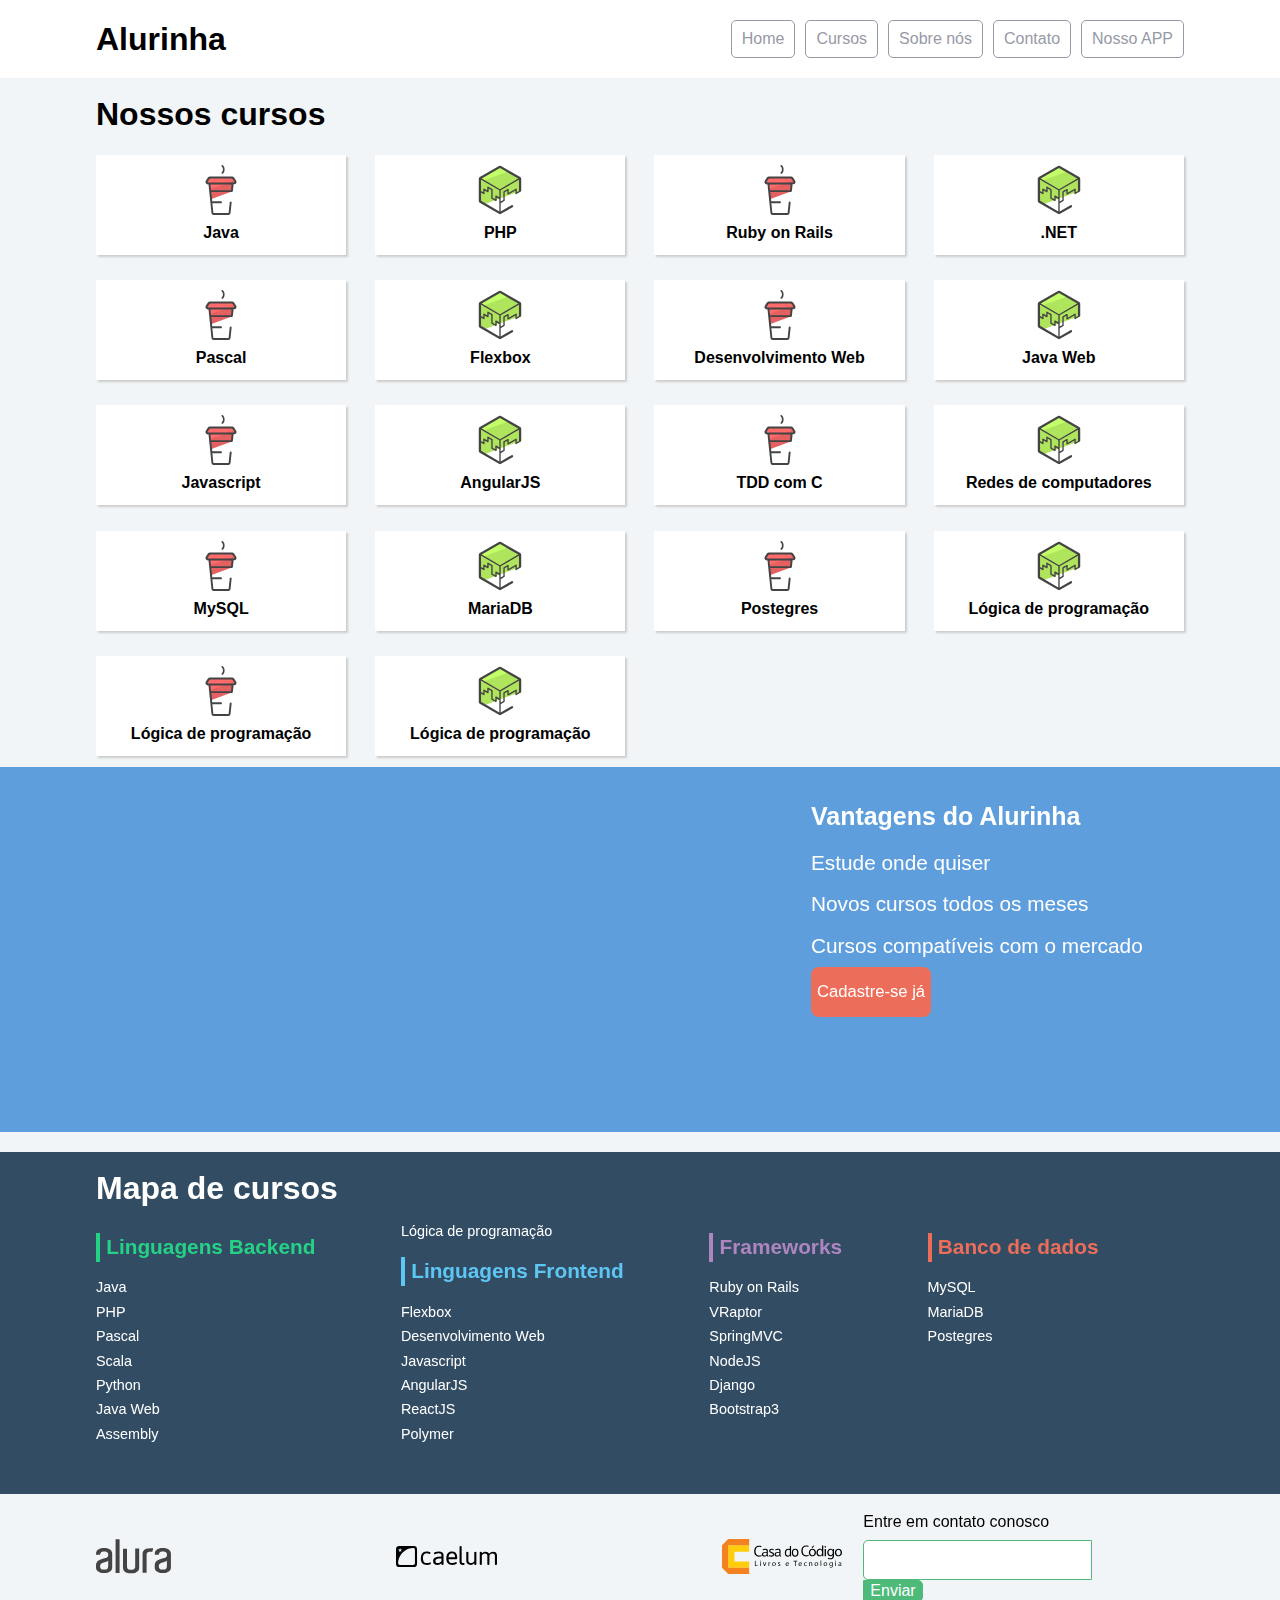
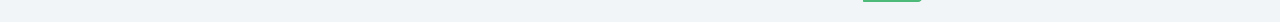
<file: flexbox/index.html>
<!doctype html>
<html>
<head>
	<meta charset="utf-8">
	<meta name="viewport" content="width=device-width, initial-scale=1">
	<title>Alurinha | Cursos online</title>
	<link rel="stylesheet" href="css/reset.css">
	<link rel="stylesheet" href="css/style.css">
	<link rel="stylesheet" href="css/flexbox.css">
</head>
<body>

	<header class="cabecalhoPrincipal">
		<div class="container">
			<h1 class="cabecalhoPrincipal-titulo">
				<a href="#">Alurinha</a>
			</h1>

			<nav class="cabecalhoPrincipal-nav">
				<a class="cabecalhoPrincipal-nav-link" href="#">Home</a>
				<a class="cabecalhoPrincipal-nav-link" href="#">Cursos</a>
				<a class="cabecalhoPrincipal-nav-link" href="#">Sobre nós</a>
				<a class="cabecalhoPrincipal-nav-link" href="#">Contato</a>
				<a class="cabecalhoPrincipal-nav-link cabecalhoPrincipal-nav-link-app" href="#">Nosso APP</a>
			</nav>
		</div>

	</header>

	<main class="conteudoPrincipal">
		<div class="container">
			<h2 class="subtitulo">Nossos cursos</h2>

			<nav>
				<ul class="conteudoPrincipal-cursos">
					<li class="conteudoPrincipal-cursos-link"><a href="#">Java</a></li>
					<li class="conteudoPrincipal-cursos-link"><a href="#">PHP</a></li>
					<li class="conteudoPrincipal-cursos-link"><a href="#">Ruby on Rails</a></li>
					<li class="conteudoPrincipal-cursos-link"><a href="#">.NET</a></li>
					<li class="conteudoPrincipal-cursos-link"><a href="#">Pascal</a></li>
					<li class="conteudoPrincipal-cursos-link"><a href="#">Flexbox</a></li>
					<li class="conteudoPrincipal-cursos-link"><a href="#">Desenvolvimento Web</a></li>
					<li class="conteudoPrincipal-cursos-link"><a href="#">Java Web</a></li>
					<li class="conteudoPrincipal-cursos-link"><a href="#">Javascript</a></li>
					<li class="conteudoPrincipal-cursos-link"><a href="#">AngularJS</a></li>
					<li class="conteudoPrincipal-cursos-link"><a href="#">TDD com C</a></li>
					<li class="conteudoPrincipal-cursos-link"><a href="#">Redes de computadores</a></li>
					<li class="conteudoPrincipal-cursos-link"><a href="#">MySQL</a></li>
					<li class="conteudoPrincipal-cursos-link"><a href="#">MariaDB</a></li>
					<li class="conteudoPrincipal-cursos-link"><a href="#">Postegres</a></li>
					<li class="conteudoPrincipal-cursos-link"><a href="#">Lógica de programação</a></li>
					<li class="conteudoPrincipal-cursos-link"><a href="#">Lógica de programação</a></li>
					<li class="conteudoPrincipal-cursos-link"><a href="#">Lógica de programação</a></li>
				</ul>
			</nav>
		</div>

		<section class="videoSobre">
			<div class="container">
				<iframe class="videoSobre-video" width="560" height="315" src="https://www.youtube.com/embed/bIlOsJzBVaY?list=PLh2Y_pKOa4UcF1BYPJR3EIMRi3nWAUxIp" frameborder="0" allowfullscreen></iframe>
				
				<div class="videoSobre-sobre">
					<h2 class="videoSobre-sobre-title">Vantagens do Alurinha</h2>
					<ul class="videoSobre-sobre-list">
						<li class="videoSobre-sobre-item">Estude onde quiser</li>
						<li class="videoSobre-sobre-item">Novos cursos todos os meses</li>
						<li class="videoSobre-sobre-item">Cursos compatíveis com o mercado</li>
					</ul>
					<button class="videoSobre-button">Cadastre-se já</button>
				</div>
			</div>
		</section>

	</main>

	<footer class="rodapePrincipal">
		<div class="container">

			<section class="rodapePrincipal-navMap">
				<h3 class="subtitulo">Mapa de cursos</h3>
				<nav class="rodapePrincipal-navMap-list">

					<h4 class="navmap-list-title navmap-list-title-backend">Linguagens Backend</h4>
					<a class="rodapePrincipal-navMap-link" href="#">Java</a>
					<a class="rodapePrincipal-navMap-link" href="#">PHP</a>
					<a class="rodapePrincipal-navMap-link" href="#">Pascal</a>
					<a class="rodapePrincipal-navMap-link" href="#">Scala</a>
					<a class="rodapePrincipal-navMap-link" href="#">Python</a>
					<a class="rodapePrincipal-navMap-link" href="#">Java Web</a>
					<a class="rodapePrincipal-navMap-link" href="#">Assembly</a>
					<a class="rodapePrincipal-navMap-link" href="#">Lógica de programação</a>

					<h4 class="navmap-list-title navmap-list-title-frontend">Linguagens Frontend</h4>
					<a class="rodapePrincipal-navMap-link" href="#">Flexbox</a>
					<a class="rodapePrincipal-navMap-link" href="#">Desenvolvimento Web</a>
					<a class="rodapePrincipal-navMap-link" href="#">Javascript</a>
					<a class="rodapePrincipal-navMap-link" href="#">AngularJS</a>
					<a class="rodapePrincipal-navMap-link" href="#">ReactJS</a>
					<a class="rodapePrincipal-navMap-link" href="#">Polymer</a>
					
					<h4 class="navmap-list-title navmap-list-title-framework">Frameworks</h4>
					<a class="rodapePrincipal-navMap-link" href="#">Ruby on Rails</a>
					<a class="rodapePrincipal-navMap-link" href="#">VRaptor</a>
					<a class="rodapePrincipal-navMap-link" href="#">SpringMVC</a>
					<a class="rodapePrincipal-navMap-link" href="#">NodeJS</a>
					<a class="rodapePrincipal-navMap-link" href="#">Django</a>
					<a class="rodapePrincipal-navMap-link" href="#">Bootstrap3</a>

					<h4 class="navmap-list-title navmap-list-title-bancoDeDados">Banco de dados</h4>
					<a class="rodapePrincipal-navMap-link" href="#">MySQL</a>
					<a class="rodapePrincipal-navMap-link" href="#">MariaDB</a>
					<a class="rodapePrincipal-navMap-link" href="#">Postegres</a>

				</nav>
			</section>

		</div>

		<section class="rodapePrincipal-patrocinadores">
			<div class="container">
				<ul class="rodapePrincipal-patrocinadores-list">
					<li>
						<a class="rodapePrincipal-patrocinadores-list-link patrocinadores-list-link-alura" href="#">
							<img src="img/logos/alura.svg" alt="Logo da Alura">
						</a>
					</li>
					<li>
						<a class="rodapePrincipal-patrocinadores-list-link patrocinadores-list-link-caelum" href="#">
							<img src="img/logos/caelum.svg" alt="Logo da Caelum">
						</a>
					</li>
					<li>
						<a class="rodapePrincipal-patrocinadores-list-link patrocinadores-list-link-casaDoCodigo" href="#">
							<img src="img/logos/cdc.svg" alt="Logo da Casa do Código">
						</a>
					</li>
				</ul>
				<form class="rodapePrincipal-contatoForm" action="#">
					<fieldset>
						<legend class="rodapePrincipal-contatoForm-legend" for="email-contato">Entre em contato conosco</legend>
						<div class="rodapePrincipal-contatoForm-fieldset"> 
							<input class="rodapePrincipal-contatoForm-emailInput" type="email" name="email-contato" id="email-contato">
							<button class="rodapePrincipal-contatoForm-submit" type="submit">Enviar</button>
						</div>
					</fieldset>
				</form>
			</div>
		</section>
	</footer>

</body>
</html>
</file>
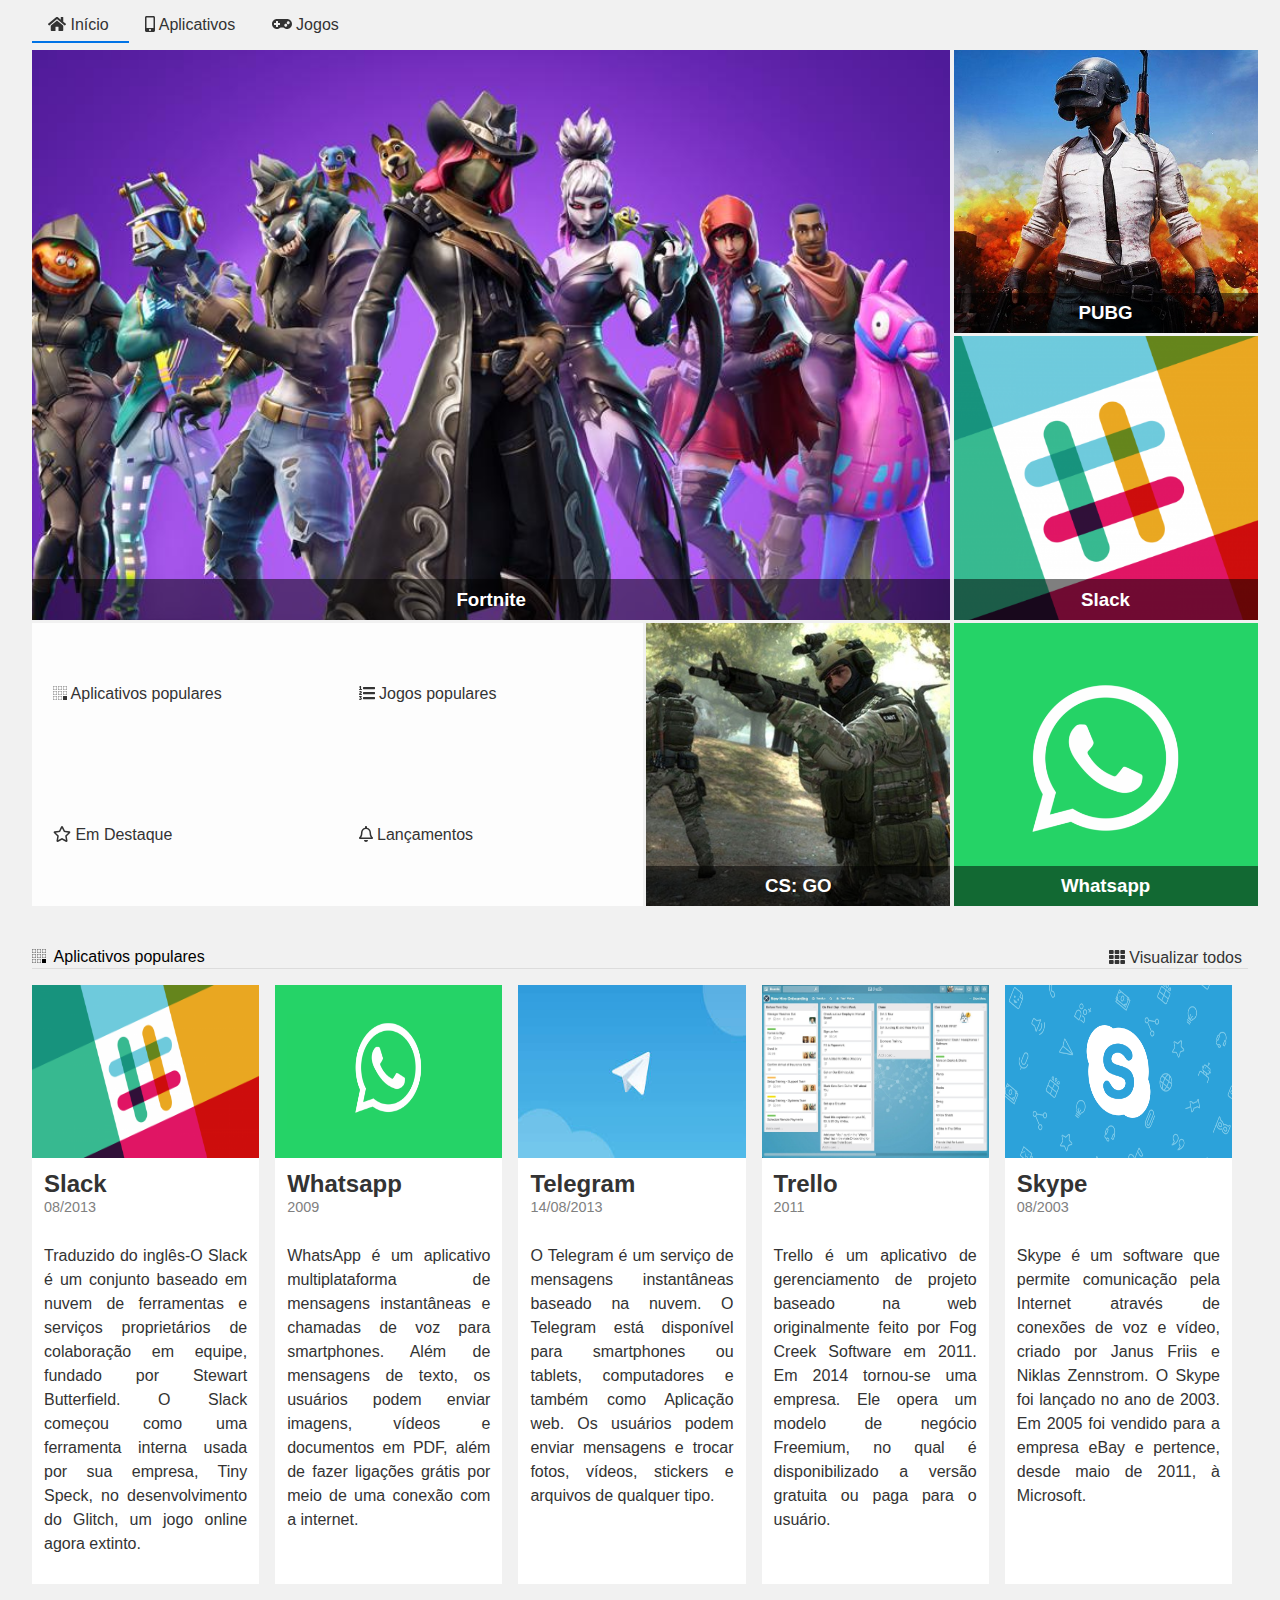
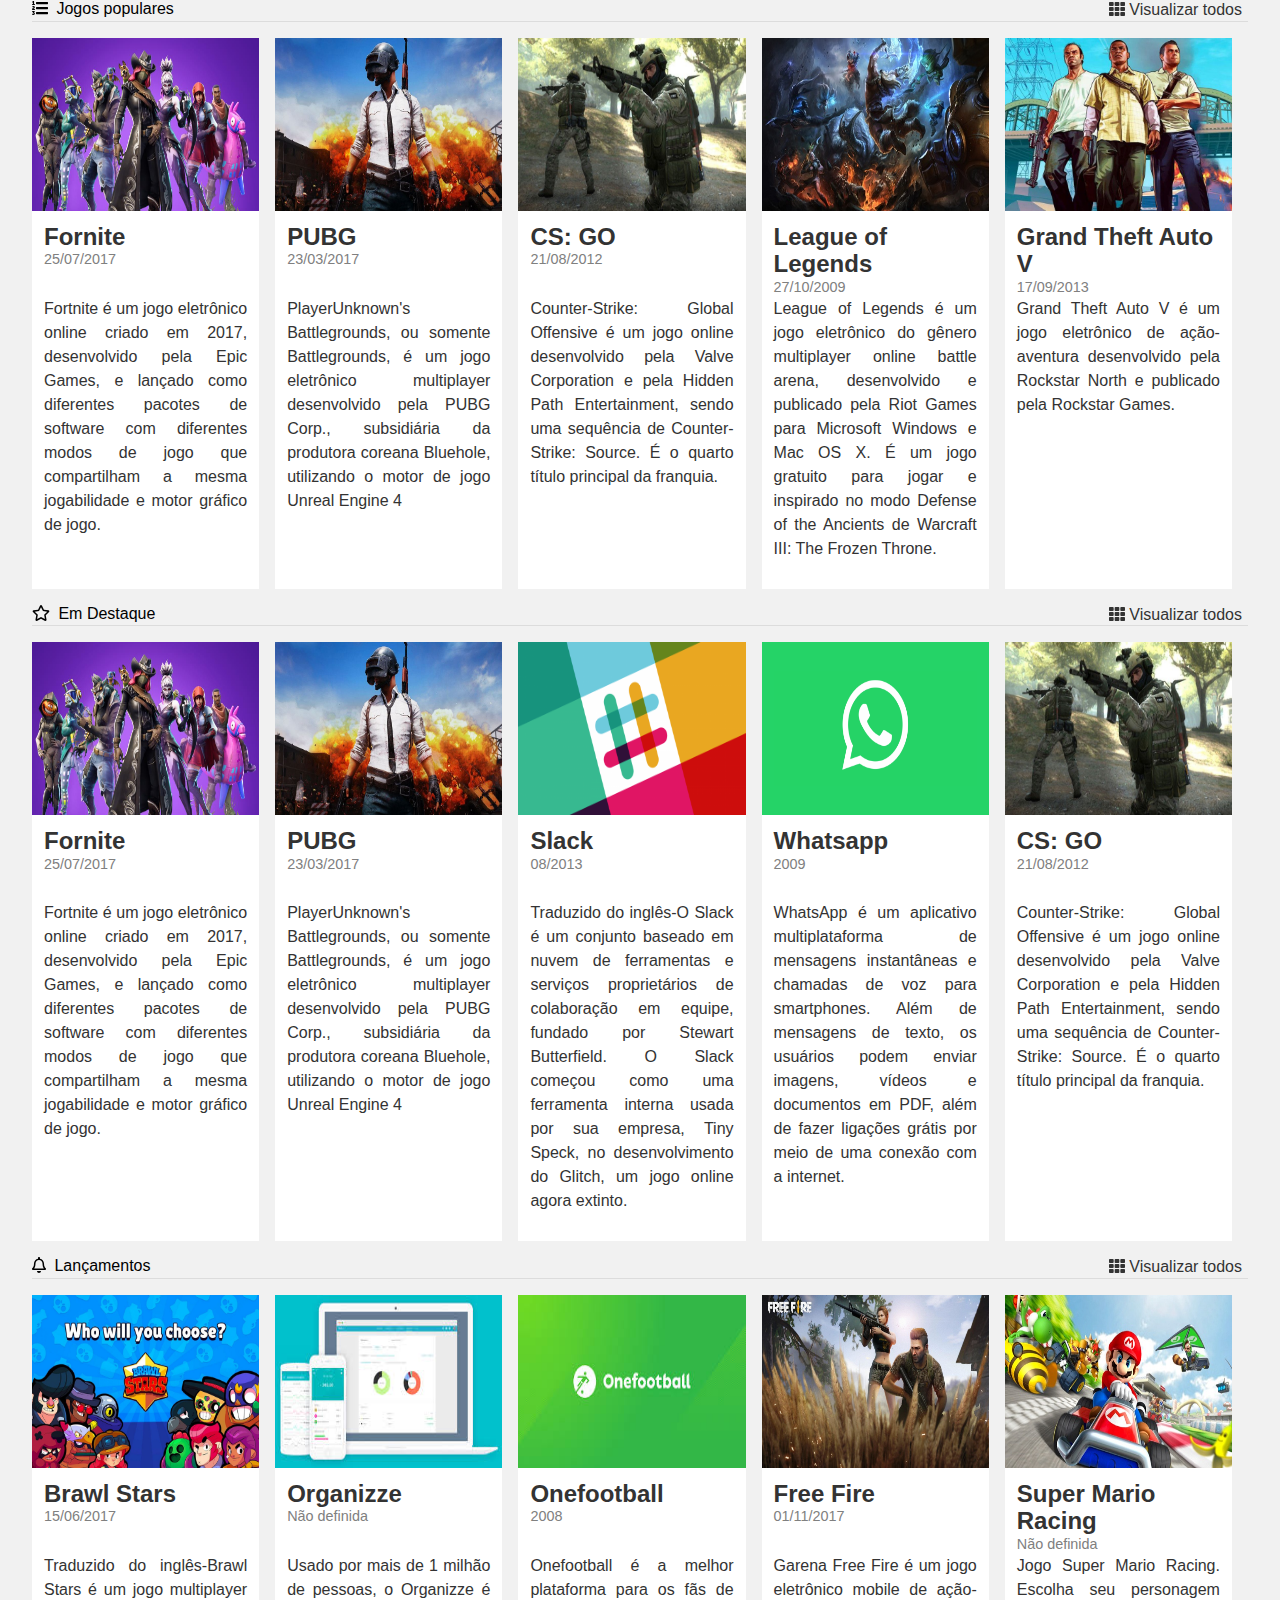
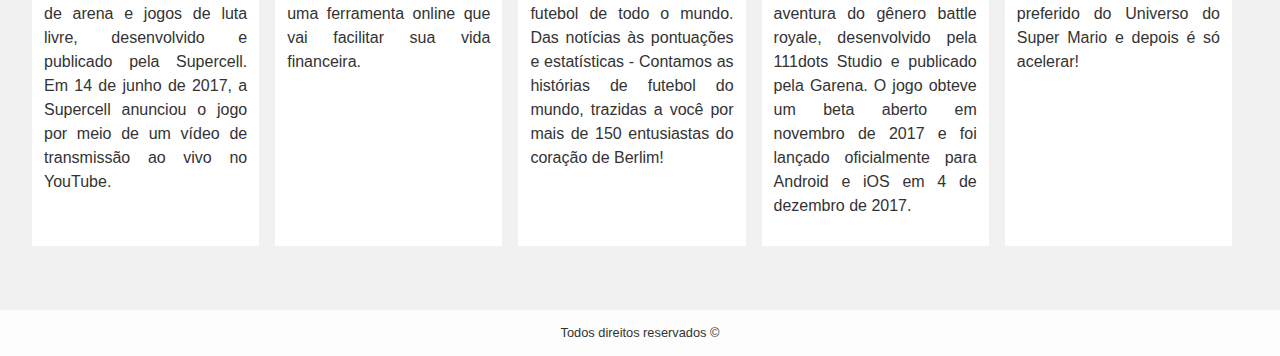
<file: Grid/index.html>
<!DOCTYPE html>
<html lang="en">
<head>
    <meta charset="UTF-8">
    <meta name="viewport" content="width=device-width, initial-scale=1.0">
    <meta http-equiv="X-UA-Compatible" content="ie=edge">
    <title>Alura Store | Baixe nossos aplicativos e jogos</title>
    <link href="./assets/css/normalize.css" rel="stylesheet">
    <link href="./assets/css/reset.css" rel="stylesheet">
    <link href="./assets/css/style.css" rel="stylesheet">
    <link href="./assets/css/destaques.css" rel="stylesheet">
    <link href="./assets/css/populares.css" rel="stylesheet">
    <link href="./assets/css/responsivo.css" rel="stylesheet">
</head>
<body class="app">
    <header class="cabecalho">
        <nav class="menu">
            <ul class="menu__lista">
                <li class="menu__item">
                    <a class="menu__link ativo" href="#">
                        <i class="fas fa-home"></i>
                        Início
                    </a>
                    <a class="menu__link" href="#">
                        <i class="fas fa-mobile-alt"></i>
                        Aplicativos</a>
                    <a class="menu__link" href="#">
                        <i class="fas fa-gamepad"></i>
                        Jogos
                    </a>
                </li>
            </ul>
        </nav>
    </header>
    <main class="conteudo">
        <section class="destaques">
            <div class="destaques__principal caixa">
                <h3 class="destaques__titulo">Fortnite</h3>
            </div>
            <div class="destaques__secundario caixa">
                <h3 class="destaques__titulo">PUBG</h3>
            </div>
            <div class="destaques__secundario caixa">
                <h3 class="destaques__titulo">Slack</h3>
            </div>
            <div class="destaques__secundario caixa">
                <h3 class="destaques__titulo">Whatsapp</h3>
            </div>
            <div class="destaques__secundario caixa">
                <h3 class="destaques__titulo">CS: GO</h3>
            </div>
            <div class="destaques__categorias">
                <ul class="destaques__categorias___lista">
                    <li class="destaques__categorias___item">
                        <a class="destaques__categorias___link" href="#">
                            <i class="destaques__categorias___icone fab fa-buromobelexperte"></i>
                            Aplicativos populares
                        </a>
                    </li>
                    <li class="destaques__categorias___item">
                        <a class="destaques__categorias___link" href="#">
                            <i class="fas fa-list-ol"></i>
                            Jogos populares
                        </a>
                    </li>
                    <li class="destaques__categorias___item">
                        <a class="destaques__categorias___link" href="#">
                            <i class="far fa-star"></i>
                            Em Destaque
                        </a>
                    </li>
                    <li class="destaques__categorias___item">
                        <a class="destaques__categorias___link" href="#">
                            <i class="far fa-bell"></i>
                            Lançamentos
                        </a>
                    </li>
                </ul>
            </div>
        </section>
        <section class="populares">
            <div class="populares__itens">
                <div class="populares__info">
                    <div class="populares__cabecalho">
                        <h4 class="populares__titulo">
                            <i class="populares__icone fab fa-buromobelexperte"></i>
                            Aplicativos populares
                        </h4>
                        <button class="populares__botao">
                            <i class="fas fa-th"></i>
                            Visualizar todos
                        </button>
                    </div>
                </div>
                <div class="populares__conteudo">
                    <div class="populares__card">
                        <img class="populares__card___imagem" src="./assets/img/slack.png">
                        <div class="populares__card___corpo">
                            <div class="populares__card___cabecalho">
                                <h5 class="populares__card___titulo">Slack</h5>
                                <time class="populares__card___data" datetime="2013-08-01">08/2013</time>
                            </div>
                            <div class="populares__card___descricao">
                                Traduzido do inglês-O Slack é um conjunto baseado em nuvem de ferramentas e serviços proprietários de colaboração em equipe, fundado por Stewart Butterfield. O Slack começou como uma ferramenta interna usada por sua empresa, Tiny Speck, no desenvolvimento do Glitch, um jogo online agora extinto.
                            </div>
                        </div>
                    </div>
                    <div class="populares__card">
                        <img class="populares__card___imagem" src="./assets/img/whatsapp.png">
                        <div class="populares__card___corpo">
                            <div class="populares__card___cabecalho">
                                <h5 class="populares__card___titulo">Whatsapp</h5>
                                <time class="populares__card___data" datetime="20090-01-01">2009</time>
                            </div>
                            <div class="populares__card___descricao">
                                WhatsApp é um aplicativo multiplataforma de mensagens instantâneas e chamadas de voz para smartphones. Além de mensagens de texto, os usuários podem enviar imagens, vídeos e documentos em PDF, além de fazer ligações grátis por meio de uma conexão com a internet.
                            </div>
                        </div>
                    </div>
                    <div class="populares__card">
                        <img class="populares__card___imagem" src="./assets/img/telegram.jpeg">
                        <div class="populares__card___corpo">
                            <div class="populares__card___cabecalho">
                                <h5 class="populares__card___titulo">Telegram</h5>
                                <time class="populares__card___data" datetime="2013-08-14">14/08/2013</time>
                            </div>
                            <div class="populares__card___descricao">
                                O Telegram é um serviço de mensagens instantâneas baseado na nuvem. O Telegram está disponível para smartphones ou tablets, computadores e também como Aplicação web. Os usuários podem enviar mensagens e trocar fotos, vídeos, stickers e arquivos de qualquer tipo.
                            </div>
                        </div>
                    </div>
                    <div class="populares__card">
                        <img class="populares__card___imagem" src="./assets/img/trello.jpg">
                        <div class="populares__card___corpo">
                            <div class="populares__card___cabecalho">
                                <h5 class="populares__card___titulo">Trello</h5>
                                <time class="populares__card___data" datetime="2011-01-01">2011</time>
                            </div>
                            <div class="populares__card___descricao">
                                Trello é um aplicativo de gerenciamento de projeto baseado na web originalmente feito por Fog Creek Software em 2011. Em 2014 tornou-se uma empresa. Ele opera um modelo de negócio Freemium, no qual é disponibilizado a versão gratuita ou paga para o usuário.
                            </div>
                        </div>
                    </div>
                    <div class="populares__card">
                        <img class="populares__card___imagem" src="./assets/img/skype.png">
                        <div class="populares__card___corpo">
                            <div class="populares__card___cabecalho">
                                <h5 class="populares__card___titulo">Skype</h5>
                                <time class="populares__card___data" datetime="2003-08-01">08/2003</time>
                            </div>
                            <div class="populares__card___descricao">
                                Skype é um software que permite comunicação pela Internet através de conexões de voz e vídeo, criado por Janus Friis e Niklas Zennstrom. O Skype foi lançado no ano de 2003. Em 2005 foi vendido para a empresa eBay e pertence, desde maio de 2011, à Microsoft.
                            </div>
                        </div>
                    </div>
                </div>
            </div>
            <div class="populares__itens">
                <div class="populares__info">
                    <div class="populares__cabecalho">
                        <h4 class="populares__titulo">
                            <i class="populares__icone fas fa-list-ol"></i>
                            Jogos populares
                        </h4>
                        <button class="populares__botao">
                            <i class="fas fa-th"></i>
                            Visualizar todos
                        </button>
                    </div>
                </div>
                <div class="populares__conteudo">
                    <div class="populares__card">
                        <img class="populares__card___imagem" src="./assets/img/fortnite.jpg">
                        <div class="populares__card___corpo">
                            <div class="populares__card___cabecalho">
                                <h5 class="populares__card___titulo">Fornite</h5>
                                <time class="populares__card___data" datetime="2017-07-25">25/07/2017</time>
                            </div>
                            <div class="populares__card___descricao">
                                Fortnite é um jogo eletrônico online criado em 2017, desenvolvido pela Epic Games, e lançado como diferentes pacotes de software com diferentes modos de jogo que compartilham a mesma jogabilidade e motor gráfico de jogo.
                            </div>
                        </div>
                    </div>
                    <div class="populares__card">
                        <img class="populares__card___imagem" src="./assets/img/pubg.jpg">
                        <div class="populares__card___corpo">
                            <div class="populares__card___cabecalho">
                                <h5 class="populares__card___titulo">PUBG</h5>
                                <time class="populares__card___data" datetime="2017-03-23">23/03/2017</time>
                            </div>
                            <div class="populares__card___descricao">
                                PlayerUnknown's Battlegrounds, ou somente Battlegrounds, é um jogo eletrônico multiplayer desenvolvido pela PUBG Corp., subsidiária da produtora coreana Bluehole, utilizando o motor de jogo Unreal Engine 4
                            </div>
                        </div>
                    </div>
                    <div class="populares__card">
                        <img class="populares__card___imagem" src="./assets/img/cs-go.jpg">
                        <div class="populares__card___corpo">
                            <div class="populares__card___cabecalho">
                                <h5 class="populares__card___titulo">CS: GO</h5>
                                <time class="populares__card___data" datetime="2012-08-21">21/08/2012</time>
                            </div>
                            <div class="populares__card___descricao">
                                Counter-Strike: Global Offensive é um jogo online desenvolvido pela Valve Corporation e pela Hidden Path Entertainment, sendo uma sequência de Counter-Strike: Source. É o quarto título principal da franquia.
                            </div>
                        </div>
                    </div>
                    <div class="populares__card">
                        <img class="populares__card___imagem" src="./assets/img/lol.jpg">
                        <div class="populares__card___corpo">
                            <div class="populares__card___cabecalho">
                                <h5 class="populares__card___titulo">League of Legends</h5>
                                <time class="populares__card___data" datetime="2009-10-27">27/10/2009</time>
                            </div>
                            <div class="populares__card___descricao">
                                League of Legends é um jogo eletrônico do gênero multiplayer online battle arena, desenvolvido e publicado pela Riot Games para Microsoft Windows e Mac OS X. É um jogo gratuito para jogar e inspirado no modo Defense of the Ancients de Warcraft III: The Frozen Throne.
                            </div>
                        </div>
                    </div>
                    <div class="populares__card">
                        <img class="populares__card___imagem" src="./assets/img/gta-v.jpg">
                        <div class="populares__card___corpo">
                            <div class="populares__card___cabecalho">
                                <h5 class="populares__card___titulo">Grand Theft Auto V</h5>
                                <time class="populares__card___data" datetime="2013-09-17">17/09/2013</time>
                            </div>
                            <div class="populares__card___descricao">
                                Grand Theft Auto V é um jogo eletrônico de ação-aventura desenvolvido pela Rockstar North e publicado pela Rockstar Games.
                            </div>
                        </div>
                    </div>
                </div>
            </div>
            <div class="populares__itens">
                <div class="populares__info">
                    <div class="populares__cabecalho">
                        <h4 class="populares__titulo">
                            <i class="populares__icone far fa-star"></i>
                            Em Destaque
                        </h4>
                        <button class="populares__botao">
                            <i class="fas fa-th"></i>
                            Visualizar todos
                        </button>
                    </div>
                </div>
                <div class="populares__conteudo">
                    <div class="populares__card">
                        <img class="populares__card___imagem" src="./assets/img/fortnite.jpg">
                        <div class="populares__card___corpo">
                            <div class="populares__card___cabecalho">
                                <h5 class="populares__card___titulo">Fornite</h5>
                                <time class="populares__card___data" datetime="2017-07-25">25/07/2017</time>
                            </div>
                            <div class="populares__card___descricao">
                                Fortnite é um jogo eletrônico online criado em 2017, desenvolvido pela Epic Games, e lançado como diferentes pacotes de software com diferentes modos de jogo que compartilham a mesma jogabilidade e motor gráfico de jogo.
                            </div>
                        </div>
                    </div>
                    <div class="populares__card">
                        <img class="populares__card___imagem" src="./assets/img/pubg.jpg">
                        <div class="populares__card___corpo">
                            <div class="populares__card___cabecalho">
                                <h5 class="populares__card___titulo">PUBG</h5>
                                <time class="populares__card___data" datetime="2017-03-23">23/03/2017</time>
                            </div>
                            <div class="populares__card___descricao">
                                PlayerUnknown's Battlegrounds, ou somente Battlegrounds, é um jogo eletrônico multiplayer desenvolvido pela PUBG Corp., subsidiária da produtora coreana Bluehole, utilizando o motor de jogo Unreal Engine 4
                            </div>
                        </div>
                    </div>
                    <div class="populares__card">
                        <img class="populares__card___imagem" src="./assets/img/slack.png">
                        <div class="populares__card___corpo">
                            <div class="populares__card___cabecalho">
                                <h5 class="populares__card___titulo">Slack</h5>
                                <time class="populares__card___data" datetime="2013-08-01">08/2013</time>
                            </div>
                            <div class="populares__card___descricao">
                                Traduzido do inglês-O Slack é um conjunto baseado em nuvem de ferramentas e serviços proprietários de colaboração em equipe, fundado por Stewart Butterfield. O Slack começou como uma ferramenta interna usada por sua empresa, Tiny Speck, no desenvolvimento do Glitch, um jogo online agora extinto.
                            </div>
                        </div>
                    </div>
                    <div class="populares__card">
                        <img class="populares__card___imagem" src="./assets/img/whatsapp.png">
                        <div class="populares__card___corpo">
                            <div class="populares__card___cabecalho">
                                <h5 class="populares__card___titulo">Whatsapp</h5>
                                <time class="populares__card___data" datetime="20090-01-01">2009</time>
                            </div>
                            <div class="populares__card___descricao">
                                WhatsApp é um aplicativo multiplataforma de mensagens instantâneas e chamadas de voz para smartphones. Além de mensagens de texto, os usuários podem enviar imagens, vídeos e documentos em PDF, além de fazer ligações grátis por meio de uma conexão com a internet.
                            </div>
                        </div>
                    </div>
                    <div class="populares__card">
                        <img class="populares__card___imagem" src="./assets/img/cs-go.jpg"> 
                        <div class="populares__card___corpo">
                            <div class="populares__card___cabecalho">
                                <h5 class="populares__card___titulo">CS: GO</h5>
                                <time class="populares__card___data" datetime="2012-08-21">21/08/2012</time>
                            </div>
                            <div class="populares__card___descricao">
                                Counter-Strike: Global Offensive é um jogo online desenvolvido pela Valve Corporation e pela Hidden Path Entertainment, sendo uma sequência de Counter-Strike: Source. É o quarto título principal da franquia.
                            </div>
                        </div>
                    </div>
                </div>
            </div>
            <div class="populares__itens">
                <div class="populares__info">
                    <div class="populares__cabecalho">
                        <h4 class="populares__titulo">
                            <i class="populares__icone far fa-bell"></i>
                            Lançamentos
                        </h4>
                        <button class="populares__botao">
                            <i class="fas fa-th"></i>
                            Visualizar todos
                        </button>
                    </div>
                </div>
                <div class="populares__conteudo">
                    <div class="populares__card">
                        <img class="populares__card___imagem" src="./assets/img/brawl-stars.jpg"> 
                        <div class="populares__card___corpo">
                            <div class="populares__card___cabecalho">
                                <h5 class="populares__card___titulo">Brawl Stars</h5>
                                <time class="populares__card___data" datetime="2017-06-15">15/06/2017</time>
                            </div>
                            <div class="populares__card___descricao">
                                Traduzido do inglês-Brawl Stars é um jogo multiplayer de arena e jogos de luta livre, desenvolvido e publicado pela Supercell. Em 14 de junho de 2017, a Supercell anunciou o jogo por meio de um vídeo de transmissão ao vivo no YouTube.
                            </div>
                        </div>
                    </div>
                    <div class="populares__card">
                        <img class="populares__card___imagem" src="./assets/img/organizze.jpeg"> 
                        <div class="populares__card___corpo">
                            <div class="populares__card___cabecalho">
                                <h5 class="populares__card___titulo">Organizze</h5>
                                <time class="populares__card___data" datetime="">Não definida</time>
                            </div>
                            <div class="populares__card___descricao">
                                Usado por mais de 1 milhão de pessoas, o Organizze é uma ferramenta online que vai facilitar sua vida financeira.  
                            </div>
                        </div>
                    </div>
                    <div class="populares__card">
                        <img class="populares__card___imagem" src="./assets/img/onefotball.jpeg"> 
                        <div class="populares__card___corpo">
                            <div class="populares__card___cabecalho">
                                <h5 class="populares__card___titulo">Onefootball</h5>
                                <time class="populares__card___data" datetime="2008-01-01">2008</time>
                            </div>
                            <div class="populares__card___descricao">
                                Onefootball é a melhor plataforma para os fãs de futebol de todo o mundo. Das notícias às pontuações e estatísticas - Contamos as histórias de futebol do mundo, trazidas a você por mais de 150 entusiastas do coração de Berlim!
                            </div>
                        </div>
                    </div>
                    <div class="populares__card">
                        <img class="populares__card___imagem" src="./assets/img/free-fire.jpg"> 
                        <div class="populares__card___corpo">
                            <div class="populares__card___cabecalho">
                                <h5 class="populares__card___titulo">Free Fire</h5>
                                <time class="populares__card___data" datetime="2017-11-01">01/11/2017</time>
                            </div>
                            <div class="populares__card___descricao">
                                Garena Free Fire é um jogo eletrônico mobile de ação-aventura do gênero battle royale, desenvolvido pela 111dots Studio e publicado pela Garena. O jogo obteve um beta aberto em novembro de 2017 e foi lançado oficialmente para Android e iOS em 4 de dezembro de 2017.
                            </div>
                        </div>
                    </div>
                    <div class="populares__card">
                        <img class="populares__card___imagem" src="./assets/img/mario-kart.jpg"> 
                        <div class="populares__card___corpo">
                            <div class="populares__card___cabecalho">
                                <h5 class="populares__card___titulo">Super Mario Racing</h5>
                                <time class="populares__card___data" datetime="">Não definida</time>
                            </div>
                            <div class="populares__card___descricao">
                                Jogo Super Mario Racing. Escolha seu personagem preferido do Universo do Super Mario e depois é só acelerar!
                            </div>
                        </div>
                    </div>
                </div>
            </div>
        </section>
    </main>
    <footer class="rodape">
        Todos direitos reservados &copy;
    </footer>
    <script src="./assets/js/fontawesome.all.min.js"></script>
</body>
</html>
</file>
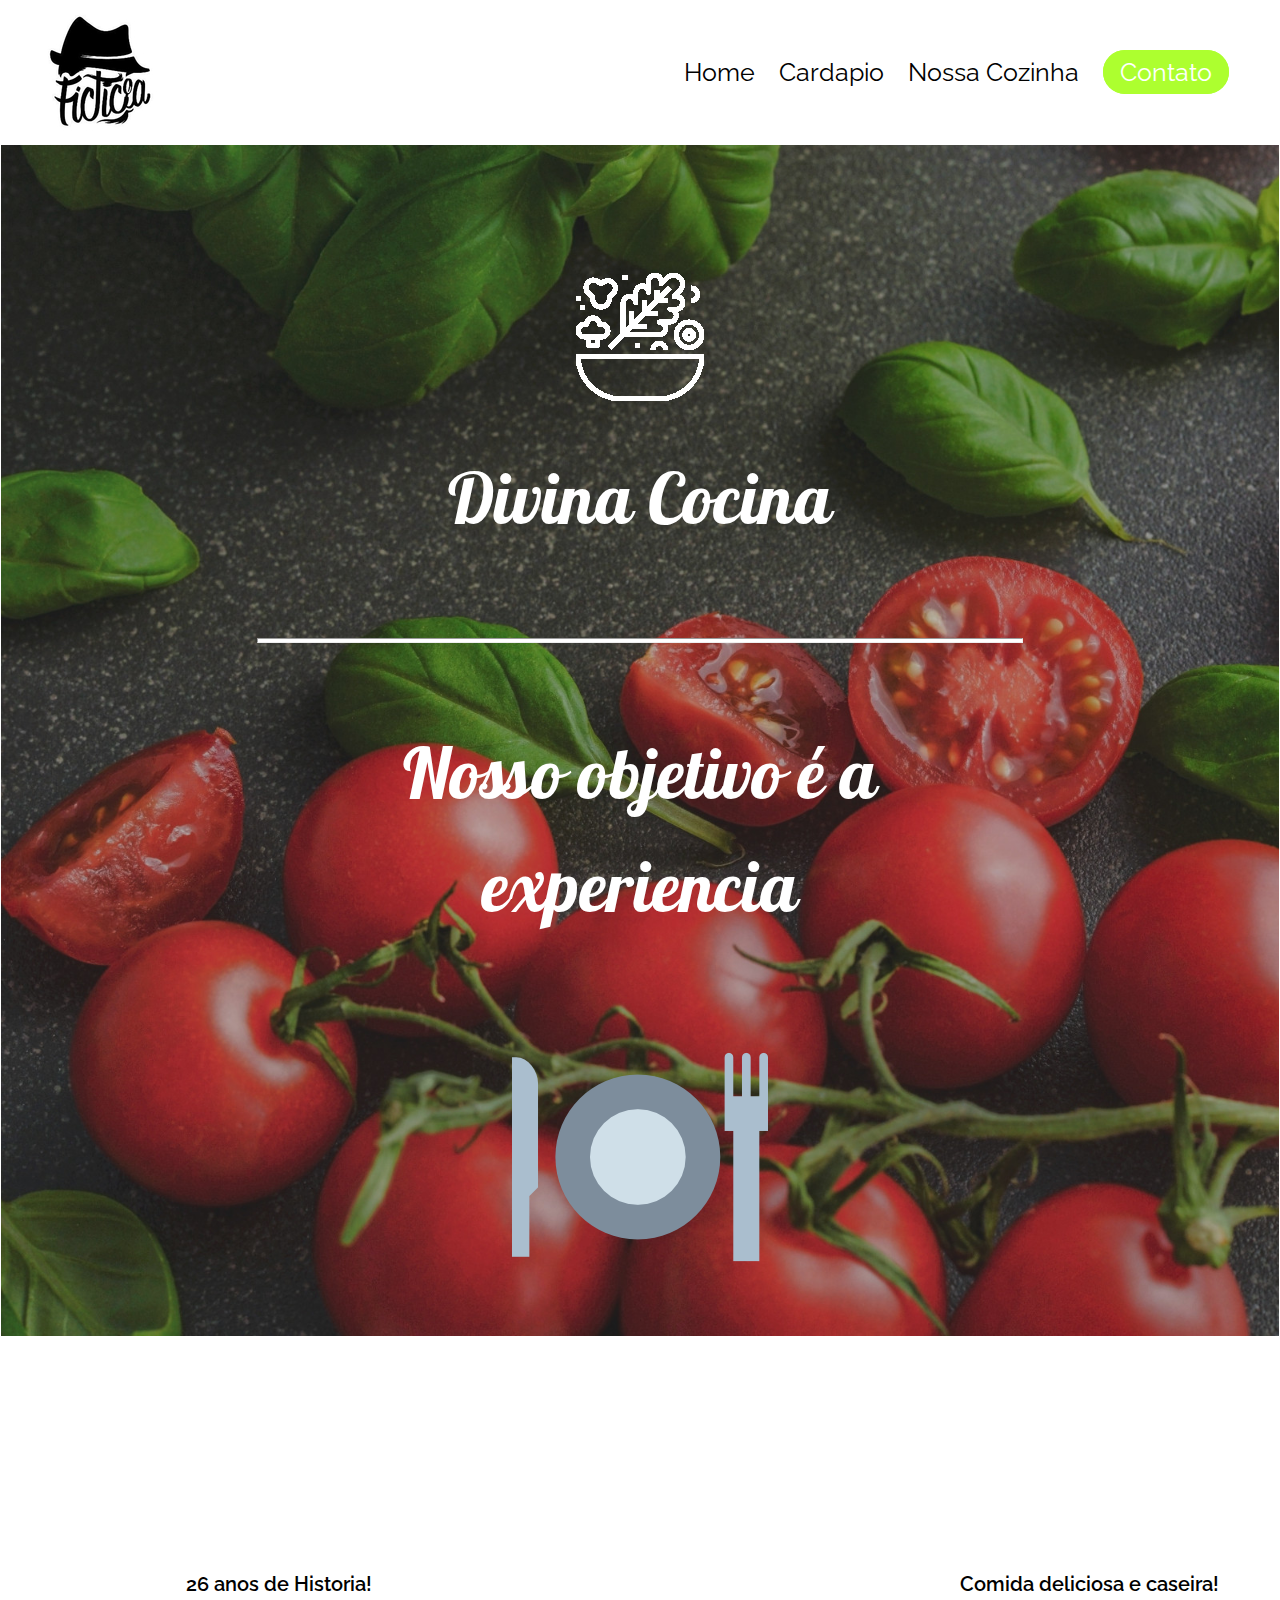
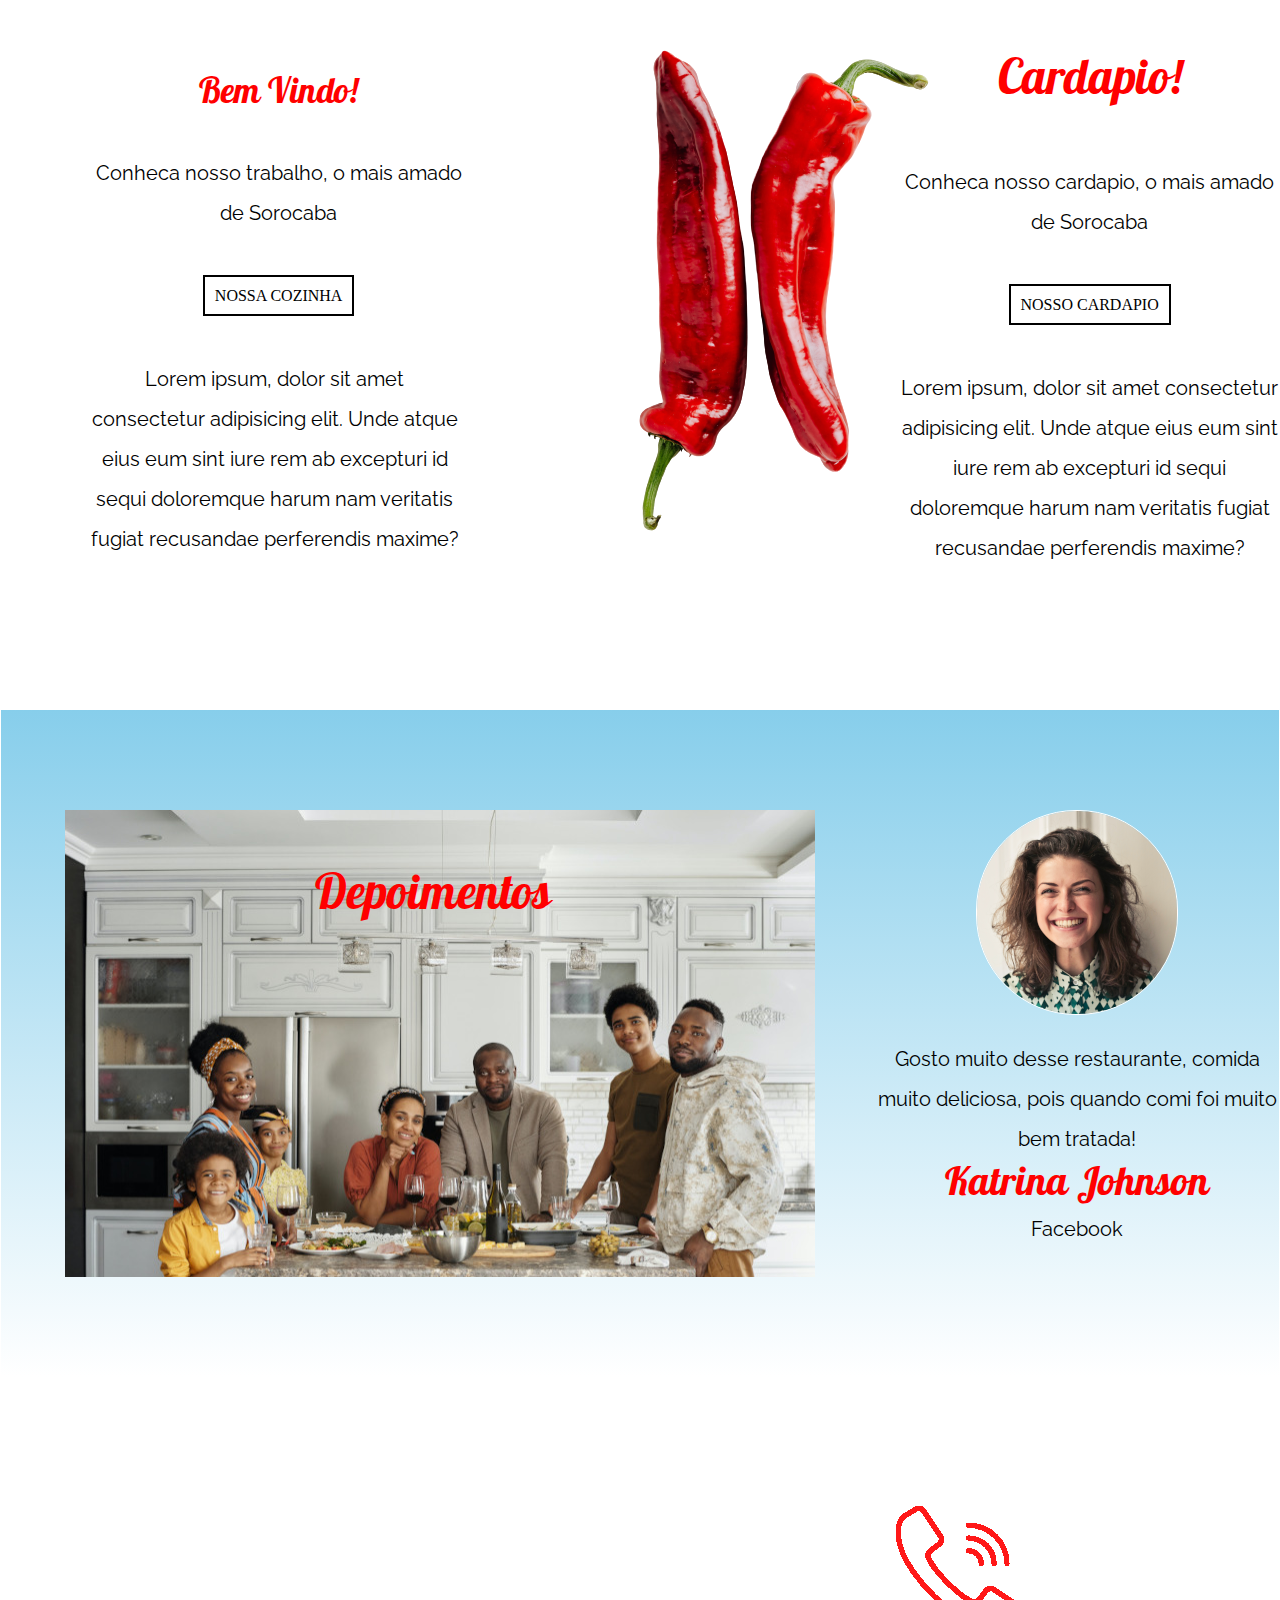
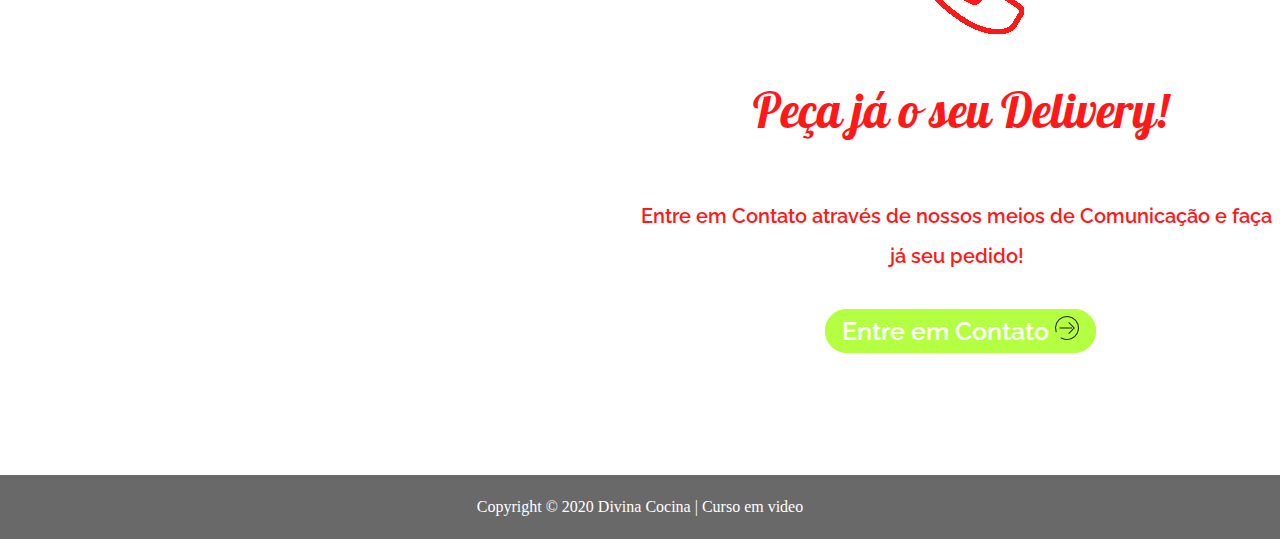
<file: Site_Divina_Cocina/index.html>
<!DOCTYPE html>
<html lang="pt-br">
<head>
    <meta charset='utf-8'>
    <title>Divina Cocina</title>
    <meta name='viewport' content='width=device-width, initial-scale=1'>
    <link rel="stylesheet" href="style.css">
</head>
<body>

        

    <nav id="fora"><!--Header-->
        <a href="index.html"><img src="imagens/logo.jpg"  id='logo'></a>
        
        <input type="checkbox" id="check">
        <label for="check" id="icone"><img src="imagens/icone.png"></label>

        <div class="barra">
            <nav id="dentro">
                <a href="index.html"><div class="link">Home</div></a>
                <a href="#"><div class="link">Cardapio</div></a>
                <a href="#"><div class="link">Nossa Cozinha</div></a>
                <a href="#"><div class="link">Contato</div></a>
            </nav>
        </div>

        <ul id='navbar'>
            <li><a href="index.html">Home</a></li>
            <li><a href="#">Cardapio</a></li>
            <li><a href="#">Nossa Cozinha</a></li>
            <li><a href="#" id="btnverde">Contato</a></li>
        </ul>
    </nav><!--Fim_Header-->
    <main><!--Main1-->
        <div id="interface"> 
            <img src="imagens/comida.png">
            <h1 id='titulo' class="titulocima"><bold>Divina Cocina</bold></h1>
            <br><hr id="hr1"><br>
            <h2 id='titulo' class="titulocima"><bold>Nosso objetivo é a experiencia</bold></h2>
            <br>
            <img src="imagens/jantar.png">
        </div><!--Fim_main1-->
        <div id="interface2"><!--Main2-->
            <div id='BV'>
                <p id="texto" style="font-weight: 600;">26 anos de Historia!</p>
                <h2 id="titulo2" style="font-size: 35px;padding-top: 34px;">Bem Vindo!</h2>
                <p id="texto">Conheca nosso trabalho,
                o mais amado de Sorocaba</p>
                <br>
                <p><a href="#">NOSSA COZINHA </a></p>
                <br>
                <p id="texto" style="padding-right: 2%;">
                    Lorem ipsum, dolor sit amet 
                consectetur adipisicing elit.
                Unde atque eius eum sint iure
                rem ab excepturi id sequi 
                doloremque harum nam veritatis 
                fugiat recusandae perferendis maxime?</p>
            </div>
            <div class="pimenta">
                <img src="imagens/pimenta.png">
            </div>
            <div id='BV2'>
                <p id="texto" style="font-weight: 600;">Comida deliciosa e caseira!</p>
                <h2 id="titulo2">Cardapio!</h2>
                <p id="texto">Conheca nosso cardapio,
                  o mais amado de Sorocaba</p>
                <br>
                <p><a href="#">NOSSO CARDAPIO </a></p>
                <br>
                <p id="texto" >Lorem ipsum, dolor sit amet 
                consectetur adipisicing elit.
                Unde atque eius eum sint iure
                rem ab excepturi id sequi 
                doloremque harum nam veritatis 
                fugiat recusandae perferendis maxime?</p>
            </div>
        </div><!--Fim_main2-->
        <div id="depoimentos"><!--Main3-->
            <div id="img_depoimentos" style="margin-right: 2%;">
                <h2 id="titulo2" class="titulo2" >Depoimentos</h2>
            </div>
            <div id="pessoas_depoimentos">
                <img id="mulher" src="imagens/mulher_comentando.png">
                <p id="texto">Gosto muito desse restaurante, comida muito deliciosa, pois quando comi foi muito bem tratada!</p>
                <p id="titulo_pessoa" class="nome_pessoa">Katrina Johnson</p>
                <p id="texto_empresa">Facebook</p>
            </div>
        </div><!--Fim_main3-->
        <div id="rodape"><!--Footer-->
            <div id="texto2">
                <img id="telefone" src="imagens/ligar.png">
                <h2 id="titulo2">Peça já o seu Delivery!</h2>
                <p id="texto" class="texto2">Entre em Contato através de nossos meios de Comunicação e faça já seu pedido!</p>
                <a href="#" id="btnverde" class="btnverde">Entre em Contato <img src="imagens/proxima-pagina.png"></a>
            </div>
        </div><!--Fim_footer-->
        <div id="rodapecz">
            <p style=" color :#ffffff; text-align: center;">Copyright &copy; 2020 Divina Cocina | Curso em video</p>
        </div>
    </main>
</body>
</html>
</file>
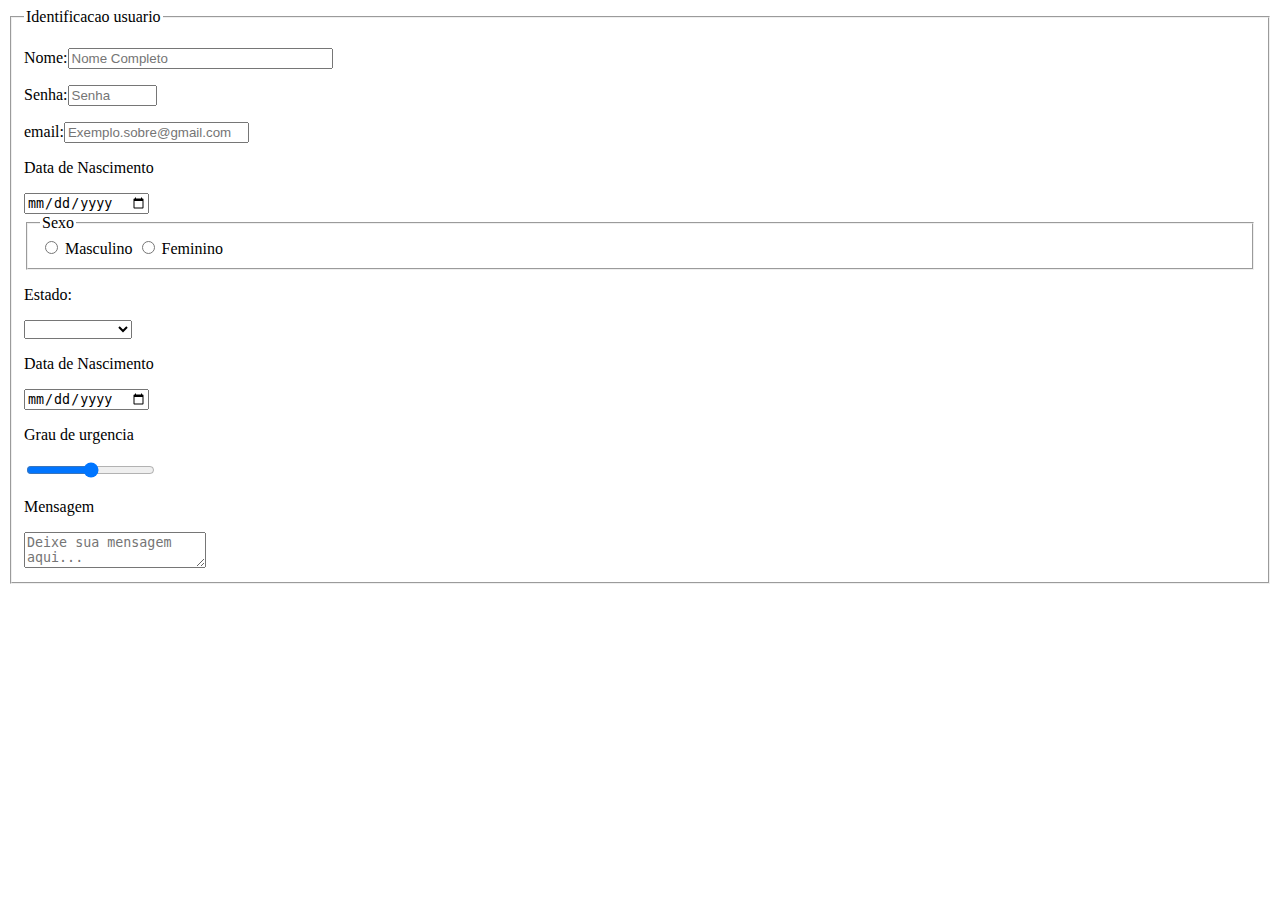
<file: Exercicio_formulario/Formulario.html>
<!DOCTYPE html>
<html lang="pt-br">
<head>
    <meta charset="UTF-8">
    <meta name="viewport" content="width=device-width, initial-scale=1.0">
    <title></title>
</head>
<body>
    <form method="POST" id="fcontato" action="mailto:contato.arroba@gmail.com">
        <fieldset>
            <legend>Identificacao usuario</legend>
            <p> <label for="cnome">Nome:</label><input type="text" name="tnome" id="cnome" size="30" maxlength="30" placeholder="Nome Completo"></p>
            <p> <label for="csenha">Senha:</label><input type="password" name="tsenha" id="csenha"size="8" maxlength="8" placeholder="Senha"></p>
            <p> <label for="cmail">email:</label><input type="email" name="tmail" id="cmail"placeholder="Exemplo.sobre@gmail.com" ></p>
            <p>Data de Nascimento</p>
            <input type="date">
            <fieldset><legend>Sexo</legend>
                <input type="radio" name="sexo" id="cmasc"> <label for="cmasc"> Masculino</label>
                <input type="radio" name="sexo" id="cfem"> <label for="cfem"> Feminino</label>
            </fieldset>
            <p> <label for="cEst">Estado:</label></p>
            <select name="tEst" id="cEst">
                <option value=""></option>
                <option value="SP">São Paulo</option>
                <option value="RJ">Rio de Janeiro</option>
                <option value="MG">Minas Gerais</option>
                <!--A tag DATALIST(Para o type=text) serve para cadastrar varias opcoes, que quando o usuario digitar uma letra, ele vai mostrar uma sugestao-->
            </select>
            <p>Data de Nascimento</p>
            <input type="date">
            <p>Grau de urgencia</p>
            <input type="range">
            <p>Mensagem</p>
            <textarea placeholder="Deixe sua mensagem aqui..."></textarea>
        </fieldset>

    </form>
</body>
</html>
</file>
<file: flexbox/css/style.css>
body {
	background-color: #F2F5F7;
	font-family: 'Open Sans',Arial,sans-serif;
}

.container {
	width: 94%;
	margin: 0 auto;
}

.cabecalhoPrincipal {
	background-color: #FFF;
	padding: 20px 0;
}

.cabecalhoPrincipal-titulo {
	font-weight: bold;
	font-size: 2em;
	margin-bottom: 20px;
}

.cabecalhoPrincipal-titulo a {
	text-decoration: none;
	color: inherit;
}

.cabecalhoPrincipal-nav-link {
	padding: 10px;
	margin-bottom: 10px;
	color: #9799A6;
	background-color: #FFF;
	text-decoration: none;
	transition: .5s;
	display: block;

	border-bottom: 1px solid #9799A6;
}

.conteudoPrincipal {
	margin-top: 20px;
	margin-bottom: 20px;
}

.subtitulo {
	font-weight: bold;
	font-size: 32px;
	margin-bottom: 10px;
	text-align: center;
}

.conteudoPrincipal-cursos-link {
	height: 100px;
	background-color: #FFF;
	text-align: center;
	margin: 1%;
	transition: .3s;
	box-shadow: 2px 2px 2px #CCC;
	position: relative;
}

.conteudoPrincipal-cursos-link a {
	text-decoration: none;
	color: #000;
	font-weight: bold;
	display: block;
	width: 100%;
	height: 100%;
	position: absolute;
	top: 0;
	left: 0;
}

.conteudoPrincipal-cursos-link:hover {
	box-shadow: 4px 4px 4px #CCC;
}

.conteudoPrincipal-cursos-link a:before {
	content: '';
	display: block;
	width: 50px;
	height: 50px;
	margin: 10px auto;
}

.conteudoPrincipal-cursos-link:nth-child(even) a:before {
	background: url(../img/background1.svg) no-repeat;	
}

.conteudoPrincipal-cursos-link:nth-child(odd) a:before {
	background: url(../img/background2.svg) no-repeat;
}


.rodapePrincipal {
	background-color: #324C64;
	padding-top: 20px;
}

.rodapePrincipal .subtitulo {
	color: #FFF;
}

.rodapePrincipal-navMap-link {
	text-decoration: none;
	color: #FFF;
	margin-top: 10px;
}

.rodapePrincipal-navMap-link {
	font-size: .9em;
}

.navmap-list-title {
	font-weight: 700;
	font-size: 1.3em;
	margin: .9em 0;
	padding-left: .3em;
	padding-top: .2em;
	padding-bottom: .2em;
}

.navmap-list-title + .rodapePrincipal-navMap-link {
	margin-top: 0;
}

.navmap-list-title-bancoDeDados { color: #EC6E5A; border-left: 4px solid #EC6E5A; }
.navmap-list-title-framework { color: #AD85BF; border-left: 4px solid #AD85BF; }
.navmap-list-title-frontend { color: #5EC6F3; border-left: 4px solid #5EC6F3; }
.navmap-list-title-backend { color: #25D285; border-left: 4px solid #25D285; }

.rodapePrincipal-patrocinadores {
	margin-top: 30px;
	background: #F2F5F7;
	padding: 20px 0;
}

.rodapePrincipal-contatoForm {
	margin-top: 20px;
	text-align: center;
}

.rodapePrincipal-contatoForm label[for=email-contato] {
	font-weight: bold;
	font-size: 14px;
	color: #000;
	margin-bottom: 5px;
	display: block;
}

.rodapePrincipal-contatoForm-emailInput {
	border-top-left-radius: 5px;
	border-bottom-left-radius: 5px;
	padding: 10px;
}

.rodapePrincipal-contatoForm-submit {
	border-top-right-radius: 5px;
	border-bottom-right-radius: 5px;
	background-color: #4DBA7A;
	color: #FFF;
	cursor: pointer;
	
}

.rodapePrincipal-contatoForm-submit,
.rodapePrincipal-contatoForm-emailInput {
	outline: 0;
	border: 1px solid #4DBA7A;
	box-sizing: border-box;
	font-size: 16px;
}

.videoSobre {
	background-color: #5E9EDC;
	padding: 25px 0;

}

.videoSobre-video {
	max-width: 100%;
}

.videoSobre .container {
	color: #FFF;
}

.videoSobre-sobre-title {
	font-size: 1.2em;
	font-weight: bolder;
}

.videoSobre-sobre {
	font-size: 1.3em;
	line-height: 2;
}

.videoSobre-button {
	border-radius: 8px;
	background-color: #ec6e5a;
	display: block;
	color: #FFF;
	border: none;
	height: 50px;
	font-size: .8em;
	outline: none;
}

.rodapePrincipal-contatoForm-legend {
	margin-bottom: 10px;
}

@media(min-width: 769px) {

	.container {
		width: 85%;	
	}

	.subtitulo {
		text-align: left;
	}

	.cabecalhoPrincipal-nav-link {
		border-radius: 5px;
		border: 1px solid #9799A6;
	}

	.cabecalhoPrincipal-nav-link:hover {
		color: #FFF;
		background-color: #9799A6;
	}

	.cabecalhoPrincipal-titulo {
		margin: 0;
	}

	.cabecalhoPrincipal-nav {
		width: auto;
	}

	.cabecalhoPrincipal-nav-link {
		width: auto;
		margin: 0 0 0 10px;
	}

	.rodapePrincipal-contatoForm {
		margin-top: 0;
		text-align: left;
	}

	.conteudoPrincipal-cursos-link:nth-child(3n) {
		margin-right: 0;
	}

	.conteudoPrincipal-cursos-link:nth-child(3n+1) {
		margin-left: 0;
	}

}

@media(min-width: 1000px) {
	.conteudoPrincipal-cursos-link {
		margin: 1.333%;
	}

	.conteudoPrincipal-cursos-link:nth-child(3n) {
		margin-right: 1.33%;
	}

	.conteudoPrincipal-cursos-link:nth-child(3n+1) {
		margin-left: 1.333%;
	}

	.conteudoPrincipal-cursos-link:nth-child(4n) {
		margin-right: 0;
	}

	.conteudoPrincipal-cursos-link:nth-child(4n+1) {
		margin-left: 0;
	}

	.videoSobre-sobre {
		margin-left: 1.5em;
	}

}
</file>
<file: flexbox/css/flexbox.css>
.cabecalhoPrincipal .container {
    display: flex;
    align-items: center;
    justify-content: space-between;
}
.cabecalhoPrincipal-nav {
    display: flex;
}
.rodapePrincipal-patrocinadores .container {
    display: flex;
    justify-content: space-between;
}
.rodapePrincipal-patrocinadores .rodapePrincipal-patrocinadores-list {
    display: flex;
    justify-content: space-between;
    align-items: center;
    width: 70%;
    margin-right:2% ;
}
.rodapePrincipal-contatoForm {
    width: 25%;
    margin-right: 5% ;
}
.rodapePrincipal-navMap-list {
    display: flex;
    flex-direction: column;
    height: 250px;
    flex-wrap: wrap;
}
.conteudoPrincipal-cursos {
    display: flex;
    flex-wrap: wrap;
}
.conteudoPrincipal-cursos-link {
    width: 23%;
    margin-bottom: 1%;
}
.videoSobre .container{
    display: flex;
    justify-content: space-around;
}

@media (max-width: 768px) {
    .cabecalhoPrincipal-nav {
        flex-direction:column;
        
    }
    .cabecalhoPrincipal .container{
        flex-direction:column;
        align-items: initial;
        text-align: center;
    }
    .conteudoPrincipal-cursos-link {
        width:100%;
    }
    .conteudoPrincipal-cursos {
        flex-direction: column;
    }
    .rodapePrincipal-navMap-list {
        height: auto;
    }
    .rodapePrincipal-patrocinadores .container {
        flex-direction: column;
    }
    .rodapePrincipal-patrocinadores {
        flex-direction: column;
        align-items: center;
    }
    .rodapePrincipal-contatoForm {
        width: 100%;
    }
    .rodapePrincipal-patrocinadores-list {
        flex-direction: column;
    }
    .rodapePrincipal-patrocinadores-list {
        margin: 0;
        width: 100% !important;

    }
    .rodapePrincipal-patrocinadores-list li{
        margin-bottom: 2%;
    }
    .videoSobre .container{
        flex-direction: column;
    }
    .cabecalhoPrincipal-nav-link-app {
        order: -1;
    }
}
</file>
<file: Grid/assets/css/style.css>
.app {
    background: #f1f1f1;
    display: grid;  
    font-family: Arial, Helvetica, sans-serif;
    grid-template-areas: "cabecalho" "conteudo" "rodape";
    grid-template-columns: auto;
    grid-template-rows: 50px auto auto;
}

.cabecalho {
    display: flex;
    align-items: center;
    padding: 0 2rem;
    grid-area: cabecalho;
}

.menu__link {
    color:#333;
    padding: .5rem 1rem;
}
.menu__link:hover, .menu__link.ativo {
    border-bottom: 2px solid #0073e6;
}
 
.conteudo {
    grid-area: conteudo;
    padding: 0 2rem;
}

.rodape {
    grid-area: rodape;
    background: #fdfdfd;
    font-size: .8rem;
    color: #333;
    padding: 1rem;
    text-align: center;
}
</file>
<file: Grid/assets/css/destaques.css>
.caixa {
    align-items: flex-end;
    display: flex;
    justify-content: center;
}

.destaques {
    display: grid;
    grid-gap: .2rem;
    grid-template-columns: 25% 25% 25% 25%;
    grid-template-rows: 33.33% 33.33% 33.33%;
    height: calc(100vh - 50px); /*100% do view - 50px do cabecaçho */
}

.destaques__principal {
    background-image: url(../img/fortnite.jpg);
    background-repeat: no-repeat;
    background-position: center;
    background-size:cover ;
    /* grid-column: 1 / 4; Inicia da coluna 1 e termina na 4*/
    grid-row: 1 / 3; /*Inicia da linha 1 e termina na 3*/
}

.destaques__titulo {
    background: rgba(0, 0, 0, .5);
    color: #fff;
    text-align: center;
    padding: .6rem;
    width: 100%;   
}

.destaques__secundario:nth-child(2) {
    background-image: url(../img/pubg.jpg);
    background-repeat: no-repeat;
    background-position: center;
    background-size:cover ;

}

.destaques__secundario:nth-child(3) {
    background-image: url(../img/slack.png);
    background-repeat: no-repeat;
    background-position: center;
    background-size:cover ;

}

.destaques__secundario:nth-child(4) {
    background-image: url(../img/whatsapp.png);
    background-repeat: no-repeat;
    background-position: center;
    background-size:cover ;

}
.destaques__secundario:nth-child(5) {
    background-image: url(../img/cs-go.jpg);
    background-repeat: no-repeat;
    background-position: center;
    background-size:cover ;

}

.destaques__categorias {
    grid-row: 3 / 3;
}

.destaques__categorias___lista {
    display: flex;
    flex-wrap: wrap;
    height: 100%;
    justify-content: space-between;
}

.destaques__categorias___item {
    align-items: center;
    background-color: #fdfdfd;
    border-left: 5px solid transparent;
    color: #333333;
    display: flex;
    padding: 1rem;
    width: 50%;
}
.destaques__categorias___link {
    color: inherit;
}
</file>
<file: Grid/assets/css/populares.css>
.populares {
    padding: 3rem 0;   

}

.populares__card {
    display: grid;
    grid-template-areas: "card-imagem" "card-corpo";
    grid-template-columns: 100%;
    background: #fff;

}
.populares__card:last-child {
    margin-right: 0;
}
.populares__card___imagem {
    grid-area: card-imagem;
    height: 100%;
    width: 100%;
}
.populares__card___corpo {
    display: grid;
    grid-template-areas: "card-cabecalho" "card-conteudo";
    grid-gap: .5rem;
    grid-template-rows: 50px auto;
    grid-area: card-corpo;
    padding: .75rem;
}
.populares__conteudo {
    display: flex;
    flex-wrap: wrap;
    grid-area: conteudo;
    padding: 1rem 0;
}
.populares__card___titulo {
    font-size: 1.5rem;
    color: #333333;
}
.populares__card___data {
    font-size: .9rem;
    color: #808080;
}
.populares__card___descricao {
    color: #333333;
    text-align: justify;
    line-height: 1.5;
    margin: 1rem 0;
}
.populares__titulo {
    font-weight: 500;
}
.populares__icone {
    margin-right: .25rem;
}
.populares__cabecalho {
    border-bottom: 1px solid #dcdcdc;
    display: flex;
    justify-content: space-between;
}
.populares__botao {
    background: transparent;
    border: none;
    color: #333333
}
</file>
<file: Grid/assets/css/responsivo.css>
@media screen and (min-width: 0) {
    .destaques__principal {
        grid-column: 1 / 5;
    }
    .destaques__secundario:nth-child(2) {
        display: none;
        grid-column: none;
        grid-row: none;
    }
    .destaques__secundario:nth-child(3) {
        display: none;
        grid-column: none;
        grid-row: none;
    }
    .destaques__secundario:nth-child(4) {
        display: none;
        grid-column: none;
        grid-row: none;
    }
    .destaques__secundario:nth-child(5) {
        display: none;
        grid-column: none;
        grid-row: none;
    }
    .destaques__categorias {
        grid-column: 1 / 5;
    }
    .populares__conteudo {
        flex-direction: column;
    }
    .populares__card {
        grid-template-rows: 150px auto;
        margin-right: 0;
        margin-bottom: 3rem;
        width: 100%;
    }
}

@media screen and (min-width: 768px) {
    .destaques__principal {
        grid-column: 1 / 4;
    }
    .destaques__secundario:nth-child(2) {
        display: flex;
        grid-column: 4 / 4;
        grid-row: 1 / 1;
    }
    .destaques__secundario:nth-child(3) {
        display: flex;
        grid-column: 4 / 4;
        grid-row: 2 / 2;
    }
    .destaques__secundario:nth-child(4) {
        display: flex;
        grid-column: 4 / 4;
        grid-row: 3 / 3;
    }
    .destaques__secundario:nth-child(5) {
        display: flex;
        grid-column: 3 / 3;
        grid-row: 3 / 3;
    }
    .destaques__categorias {
        grid-column: 1 / 3;
    }
    .populares__conteudo {
        flex-direction: row;
    }
    .populares__card {
        grid-template-rows: 173px auto;
        margin-right: 1rem;
        margin-bottom: 3rem;
        width:calc(50% - 1rem);
    }
}

@media screen and (min-width: 992px) {
    .populares__card {
        margin-right: 1rem;
        margin-bottom: 3rem;
        width:calc(33.33% - 1rem);
    }
}

@media screen and (min-width: 1200px) {
    .populares__card {
        margin-bottom: 0;
        width:calc(20% - 1rem);
    }
}
</file>
<file: Site_Divina_Cocina/style.css>
body {
    margin: 0;
    padding: 0;
}
main {
    margin: 0;
}

#interface{
    border: solid 1px #ffffff;
    padding: 10% 20% 10% 20%;
    background-image: url(imagens/background.jpg) ;
    background-size: cover;
    background-repeat: no-repeat;
    background-position: center;
    background-attachment: fixed;
    position: relative;
    text-align: center;
}

#titulo {
    font-family: galada;
    font-size: 70px;
    font-weight: 400;
    color: white;
    opacity: 100%;
}

#titulo2 {
    font-family: galada;
    font-size: 48px;
    font-weight: 400;
    color: red;
    opacity: 100%;
    text-align: center;
}

.texto2 {
    color: red;
    font-weight: 600;
    margin: 0 1% 40px 0;
    display: flex;
}

hr {
    height: 3px;
    background-color: white;
}

#interface2 {
    border: solid 1px #ffffff;
    position: static;
    padding: 125px 0 120px 5%;
    background-image: url(imagens/carbonara.jpg);
    background-size: cover;
    background-repeat: no-repeat;
    background-position: center;;
    background-attachment: fixed;
    display: flex;
    flex: content;
}

#depoimentos {
    border: solid 1px #ffffff;
    position: static;
    padding: 100px 0 100px 5%;
    background-image: linear-gradient(to bottom, #87CEEB, #ffffff);
    display: flex;
}

#pessoas_depoimentos {
    text-align: center;
    margin-left: auto;
    margin-right: auto;
}

.nome_pessoa {
    font-size: 40px;
    font-family: galada;
    font-size: 40px;
    font-weight: 400;
    color: red;
    text-align: center;
    margin-top: -25px;
}

#telefone {
}

#mulher {
    border-radius: 100px;
    border: solid 1px #ffffff;
}

#img_depoimentos {
    background-image: url(imagens/familia_posando.jpg);
    background-repeat: no-repeat;
}

#rodape {
    background-image: url(imagens/limao_cortado.jpg);
    background-size: cover;
    background-attachment: fixed;
    background-position: bottom;
    
    display: flex;
    opacity: 0.9;
}

#rodapecz {
    background-color: dimgray;
    padding: 7px;
    border-top: solid #ffffff 1px;
    display: block;
}

.btnverde {
    padding: 0 10px 0 10px;
    font-size: 25px;
    font-family: raleway;
    margin: 30px 0 0 150px;
    font-weight: 600;
    margin-left: 0;
}

#texto2 {
    padding-left: 50%;
    padding-top: 10%;
    padding-bottom: 10%;
    display: block;
    text-align: center;
}

#texto_empresa {
    font-family: raleway;
    font-size: 20px;
    list-style: none;
    text-align: center;
    line-height: 2;
    margin-top: -50px
}

.titulo2 {
    padding:10px 300px 300px 250px;
    
}

#BV {
    padding: 0 0 0 2%;
    text-align: center;
}

#BV2 {
    padding: 0 0 0 2%;
    text-align: center;
}

nav#fora{
    background-color: white;
    border: solid 1px #ffffff;
    display: block;
    position: relative;
    padding: 40px;
    
}
#logo {
    position: absolute;
    margin-top: -30px;
}

ul {
    text-align: right;
    list-style: none;
    padding-left: 20% ;
}

#navbar li{
    display: inline-block;
    padding: 0 10px 0 10px;
    font-size: 25px;
    font-family: raleway;
}
@font-face {
    font-family: galada;
    src: local(galada), url(Fontes/Galada-Regular.ttf)
}

@font-face {
    font-family: raleway;
    src: local(raleway), url(Fontes/Raleway-VariableFont_wght.ttf);
}

nav ul li a {
    text-decoration: none;
    color: black;
}
#btnverde {
    border: solid 2px greenyellow;
    padding: 5px 15px 5px 15px;
    border-radius: 40px;
    background-color: greenyellow;
    color: white;
    transition: 0.5s;
}

.pimenta img{
    padding-left: 20%;
}

#btnverde:hover {background-color: green; border: green;}

nav div ul li a:hover {color: greenyellow;}

#texto {
    font-family: raleway;
    font-size: 20px;
    list-style: none;
    text-align: center;
    line-height: 2;
}

main div div a {
    text-align: center;
    text-decoration: none;
    color: black;
    border: solid 2px;
    padding: 10px;
}

#check {
    display: none;
}
#icone {
    display: none;
}
.barra {
    display: none;
}

main div div a:hover{background-color: darkgray;}

@media (max-width: 1025px) {
    #interface2 {
        display: block;
        background-image: url(imagens/carbonara_mobile.jpg);
    }
    #depoimentos {
        display: block;
    }
    #rodape {
        display: block;
    }
    
}

@media (max-width: 600px) {
    .titulo2 {
        padding: 10px 0 300px 0;
    }
    .pimenta img{
        padding-left: 0;
        width: 300px;
        height: 450px;
    }
    #titulo{
        font-size: 48px;
    }
    #texto2 {
        padding-left: 0;
    }
}

@media (max-width: 800px) {
    ul li a {
        display: none;
    }
    #icone {
        cursor: pointer;
        display: block;
        padding-top: 3%;
        padding-left: 60%;
        position: absolute;
        z-index: 1;
    }
    .barra {
        background-color: #333333;
        height: 100%;
        width: 300px;
        position: absolute;
        transition: all .2s linear;
        display: none;
        z-index: 2;
        left: 0;

    }
    nav#dentro{
        width: 100%;
        position: absolute;
        top: 60px;
        position: absolute;
    }

    nav a {
        text-decoration: none;

    }
    .link{
        background-color: #494950;
        padding: 20px;
        transition: all .2s linear;
        color: #ffffff;
        border-bottom: 2px solid #222;

    }


    #check:checked ~ .barra {
        display: block;
        transition-delay: .2s;
    }
    
}
</file>
